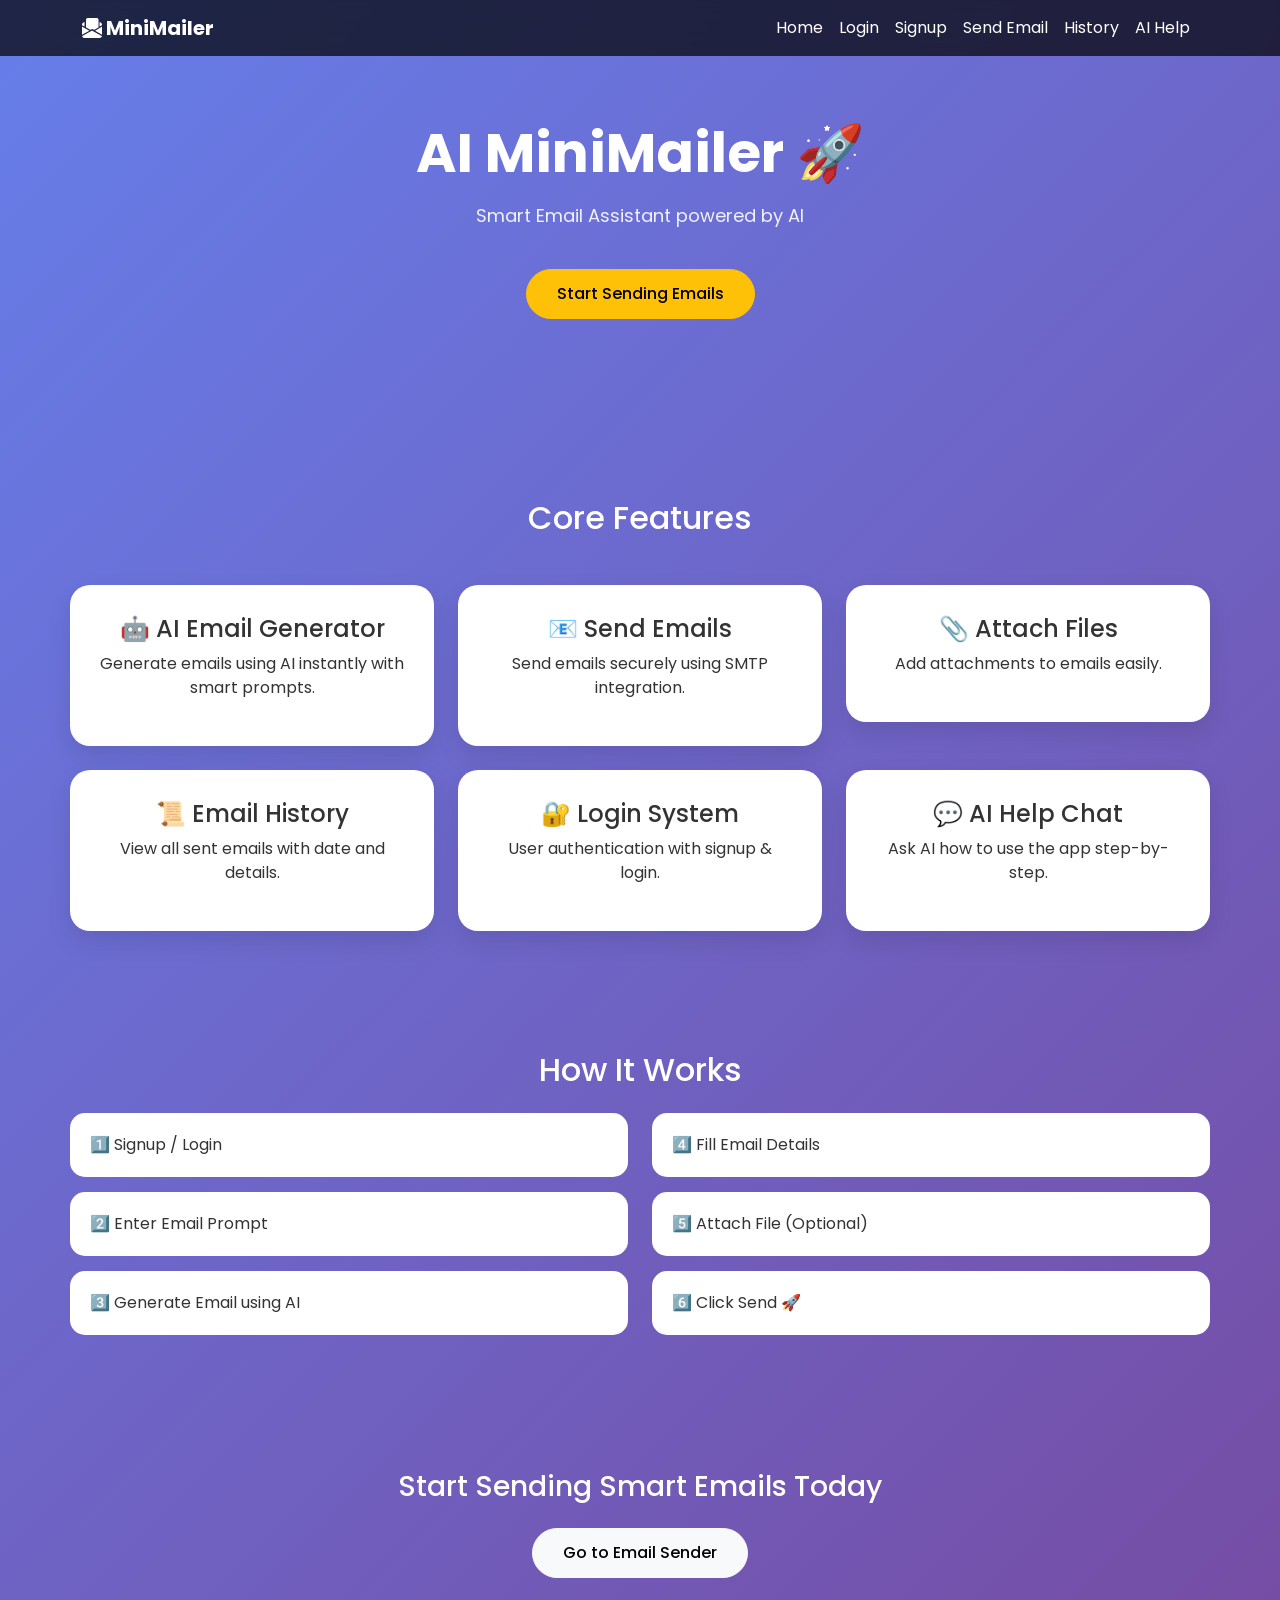
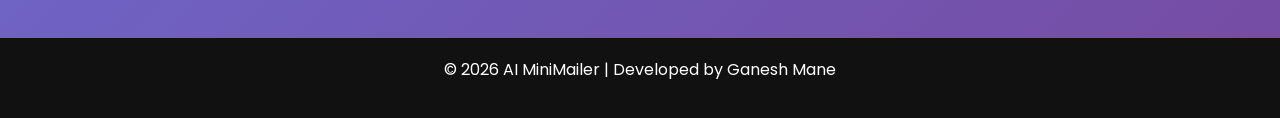
<file: templates/home.html>
<!doctype html>
<html lang="en">
  <head>
    <meta charset="UTF-8" />
    <meta name="viewport" content="width=device-width, initial-scale=1.0" />
    <title>AI MiniMailer</title>

    <!-- Bootstrap -->
    <link
      href="https://cdn.jsdelivr.net/npm/bootstrap@5.3.2/dist/css/bootstrap.min.css"
      rel="stylesheet"
    />

    <!-- Icons -->
    <link
      href="https://cdn.jsdelivr.net/npm/bootstrap-icons/font/bootstrap-icons.css"
      rel="stylesheet"
    />

    <!-- Font -->
    <link
      href="https://fonts.googleapis.com/css2?family=Poppins:wght@400;600&display=swap"
      rel="stylesheet"
    />

    <style>
      body {
        font-family: "Poppins", sans-serif;
        background: linear-gradient(135deg, #667eea, #764ba2);
        margin: 0;
        color: #333;
      }

      /* NAVBAR */
      .navbar {
        background: rgba(0, 0, 0, 0.7) !important;
        backdrop-filter: blur(10px);
      }

      .nav-link {
        color: white !important;
      }

      .nav-link:hover {
        color: #ffd43b !important;
      }

      /* HERO */
      .hero {
        padding: 120px 20px;
        text-align: center;
        color: white;
      }

      .hero h1 {
        font-size: 55px;
        font-weight: 700;
      }

      .hero p {
        font-size: 18px;
        opacity: 0.9;
      }

      .btn-main {
        padding: 12px 30px;
        border-radius: 30px;
        font-weight: 500;
      }

      /* SECTION */
      .section {
        padding: 60px 0;
      }

      /* FEATURE */
      .feature-box {
        background: white;
        padding: 30px;
        border-radius: 20px;
        text-align: center;
        transition: 0.3s;
        box-shadow: 0 10px 25px rgba(0, 0, 0, 0.1);
      }

      .feature-box:hover {
        transform: translateY(-10px);
      }

      /* WORKFLOW */
      .step-box {
        background: white;
        padding: 20px;
        border-radius: 15px;
        margin-bottom: 15px;
      }

      /* FOOTER */
      footer {
        background: #111;
        color: white;
        text-align: center;
        padding: 20px;
      }
    </style>
  </head>

  <body>
    <!-- 🔥 NAVBAR -->
    <nav class="navbar navbar-expand-lg navbar-dark fixed-top">
      <div class="container">
        <a class="navbar-brand fw-bold" href="/">
          <i class="bi bi-envelope-paper-fill"></i> MiniMailer
        </a>

        <div class="navbar-nav ms-auto">
          <a class="nav-link" href="/">Home</a>
          <a class="nav-link" href="/login">Login</a>
          <a class="nav-link" href="/signup">Signup</a>
          <a class="nav-link" href="/index">Send Email</a>
          <a class="nav-link" href="/history">History</a>
          <a class="nav-link" href="/chat_help">AI Help</a>
        </div>
      </div>
    </nav>

    <!-- 🔥 HERO -->
    <section class="hero">
      <h1>AI MiniMailer 🚀</h1>
      <p class="mt-3">Smart Email Assistant powered by AI</p>

      <a href="/index" class="btn btn-warning btn-main mt-4">
        Start Sending Emails
      </a>
    </section>

    <!-- 🔥 FEATURES -->
    <section class="container section">
      <h2 class="text-center text-white mb-5">Core Features</h2>

      <div class="row g-4">
        <div class="col-md-4">
          <div class="feature-box">
            <h4>🤖 AI Email Generator</h4>
            <p>Generate emails using AI instantly with smart prompts.</p>
          </div>
        </div>

        <div class="col-md-4">
          <div class="feature-box">
            <h4>📧 Send Emails</h4>
            <p>Send emails securely using SMTP integration.</p>
          </div>
        </div>

        <div class="col-md-4">
          <div class="feature-box">
            <h4>📎 Attach Files</h4>
            <p>Add attachments to emails easily.</p>
          </div>
        </div>

        <div class="col-md-4">
          <div class="feature-box">
            <h4>📜 Email History</h4>
            <p>View all sent emails with date and details.</p>
          </div>
        </div>

        <div class="col-md-4">
          <div class="feature-box">
            <h4>🔐 Login System</h4>
            <p>User authentication with signup & login.</p>
          </div>
        </div>

        <div class="col-md-4">
          <div class="feature-box">
            <h4>💬 AI Help Chat</h4>
            <p>Ask AI how to use the app step-by-step.</p>
          </div>
        </div>
      </div>
    </section>

    <!-- 🔥 WORKFLOW -->
    <section class="container section">
      <h2 class="text-center text-white mb-4">How It Works</h2>

      <div class="row">
        <div class="col-md-6">
          <div class="step-box">1️⃣ Signup / Login</div>
          <div class="step-box">2️⃣ Enter Email Prompt</div>
          <div class="step-box">3️⃣ Generate Email using AI</div>
        </div>

        <div class="col-md-6">
          <div class="step-box">4️⃣ Fill Email Details</div>
          <div class="step-box">5️⃣ Attach File (Optional)</div>
          <div class="step-box">6️⃣ Click Send 🚀</div>
        </div>
      </div>
    </section>

    <!-- 🔥 CTA -->
    <section class="text-center section">
      <h3 class="text-white">Start Sending Smart Emails Today</h3>

      <a href="/index" class="btn btn-light btn-main mt-3">
        Go to Email Sender
      </a>
    </section>

    <!-- 🔥 FOOTER -->
    <footer>
      <p>© 2026 AI MiniMailer | Developed by Ganesh Mane</p>
    </footer>
  </body>
</html>
</file>
